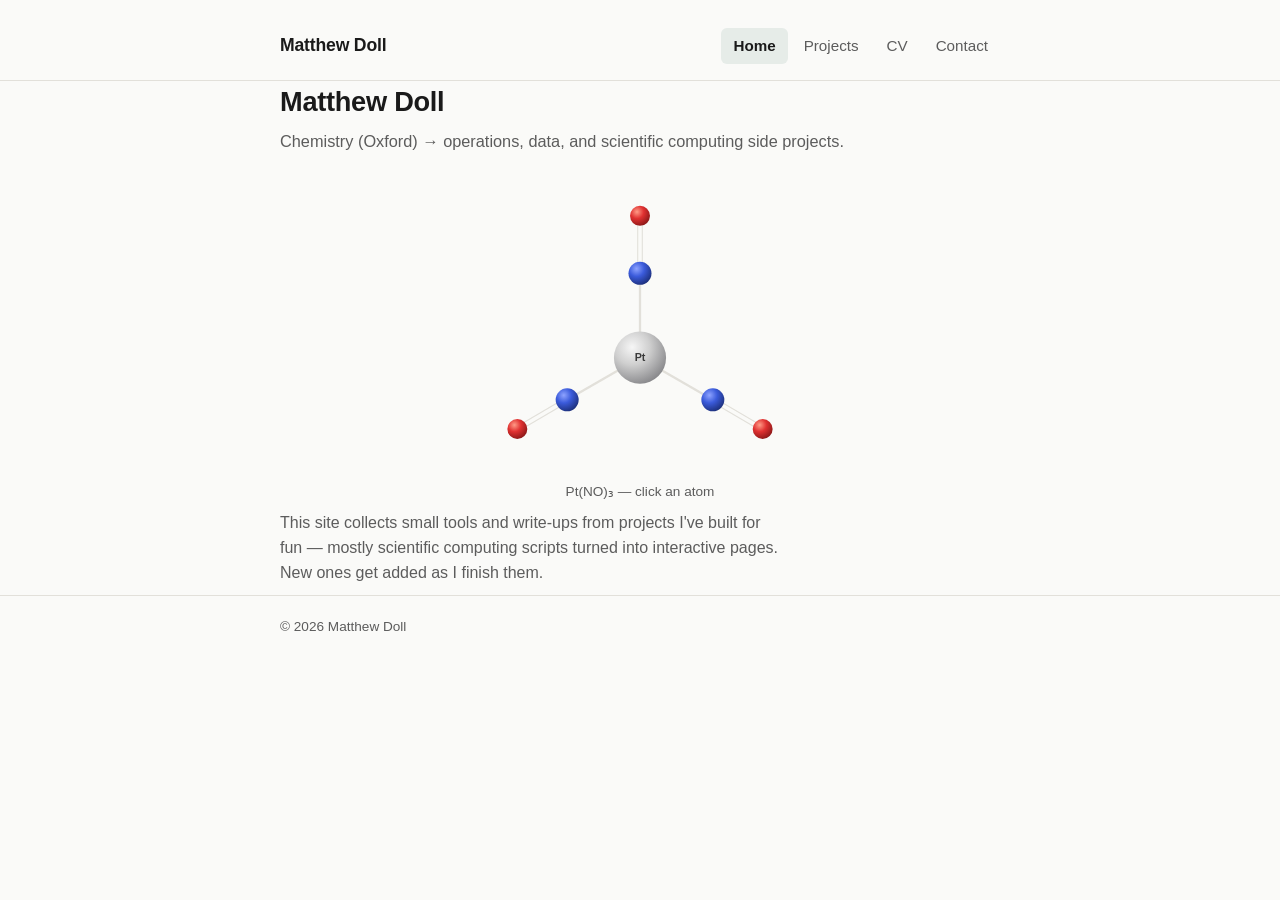
<file: index.html>
<!DOCTYPE html>
<html lang="en-GB">
<head>
<meta charset="UTF-8">
<meta name="viewport" content="width=device-width, initial-scale=1.0">
<title>Matthew Doll</title>
<meta name="description" content="Matthew Doll — scientific computing projects, CV, and side projects.">
<link rel="stylesheet" href="style.css">
</head>
<body>

<header class="site">
  <div class="wrap">
    <a class="site-name" href="index.html">Matthew Doll</a>
    <nav class="tabs">
      <a href="index.html" aria-current="page">Home</a>
      <a href="projects.html">Projects</a>
      <a href="cv.html">CV</a>
      <a href="contact.html">Contact</a>
    </nav>
  </div>
</header>

<main class="wrap">
  <h1>Matthew Doll</h1>
  <p class="tagline">Chemistry (Oxford) → operations, data, and scientific computing side projects.</p>

  <div class="molecule-hero">
    <svg viewBox="0 50 600 400" role="img" aria-label="Pt(NO)3 molecule, used as navigation — click an atom to go to CV, Projects, or Contact">
      <defs>
        <radialGradient id="ptGrad" cx="35%" cy="30%" r="75%">
          <stop offset="0%" stop-color="#f6f6f6"/>
          <stop offset="45%" stop-color="#cfcfcf"/>
          <stop offset="100%" stop-color="#87878a"/>
        </radialGradient>
        <radialGradient id="nGrad" cx="35%" cy="30%" r="75%">
          <stop offset="0%" stop-color="#8ea3ff"/>
          <stop offset="45%" stop-color="#3b5bdb"/>
          <stop offset="100%" stop-color="#1c2f7a"/>
        </radialGradient>
        <radialGradient id="oGrad" cx="35%" cy="30%" r="75%">
          <stop offset="0%" stop-color="#ff9a86"/>
          <stop offset="45%" stop-color="#e03131"/>
          <stop offset="100%" stop-color="#8a1717"/>
        </radialGradient>
      </defs>

      <!-- Pt–N bonds (single) -->
      <line class="bond" x1="300" y1="300" x2="300" y2="190"/>
      <line class="bond" x1="300" y1="300" x2="395" y2="355"/>
      <line class="bond" x1="300" y1="300" x2="205" y2="355"/>

      <!-- N–O bonds (drawn as double lines) -->
      <line class="bond-inner" x1="297" y1="178" x2="297" y2="127"/>
      <line class="bond-inner" x1="303" y1="178" x2="303" y2="127"/>
      <line class="bond-inner" x1="393.5" y1="357.6" x2="458.5" y2="395.6"/>
      <line class="bond-inner" x1="396.5" y1="352.4" x2="461.5" y2="390.4"/>
      <line class="bond-inner" x1="203.5" y1="352.4" x2="138.5" y2="390.4"/>
      <line class="bond-inner" x1="206.5" y1="357.6" x2="141.5" y2="395.6"/>

      <!-- Pt centre — home, not a link -->
      <circle class="atom" cx="300" cy="300" r="34" fill="url(#ptGrad)"/>
      <text x="300" y="305" text-anchor="middle" font-family="var(--sans)" font-size="14" font-weight="700" fill="#3a3a3a">Pt</text>

      <!-- Branch: CV (top) -->
      <a href="cv.html" class="vt-cv" aria-label="Go to CV">
        <title>CV</title>
        <circle class="atom" cx="300" cy="190" r="15" fill="url(#nGrad)"/>
        <circle class="atom atom-o" cx="300" cy="115" r="13" fill="url(#oGrad)"/>
        <text class="label" x="300" y="88" text-anchor="middle">CV</text>
      </a>

      <!-- Branch: Projects (lower right) -->
      <a href="projects.html" class="vt-projects" aria-label="Go to Projects">
        <title>Projects</title>
        <circle class="atom" cx="395" cy="355" r="15" fill="url(#nGrad)"/>
        <circle class="atom atom-o" cx="460" cy="393" r="13" fill="url(#oGrad)"/>
        <text class="label" x="478" y="398" text-anchor="start">Projects</text>
      </a>

      <!-- Branch: Contact (lower left) -->
      <a href="contact.html" class="vt-contact" aria-label="Go to Contact">
        <title>Contact</title>
        <circle class="atom" cx="205" cy="355" r="15" fill="url(#nGrad)"/>
        <circle class="atom atom-o" cx="140" cy="393" r="13" fill="url(#oGrad)"/>
        <text class="label" x="122" y="398" text-anchor="end">Contact</text>
      </a>
    </svg>
  </div>
  <p class="molecule-caption">Pt(NO)&#8323; — click an atom</p>

  <p class="lede">
    This site collects small tools and write-ups from projects I've built for fun —
    mostly scientific computing scripts turned into interactive pages. New ones get
    added as I finish them.
  </p>
</main>

<footer class="site">
  <div class="wrap">&copy; <span id="year"></span> Matthew Doll</div>
</footer>

<script>document.getElementById('year').textContent = new Date().getFullYear();</script>
</body>
</html>
</file>
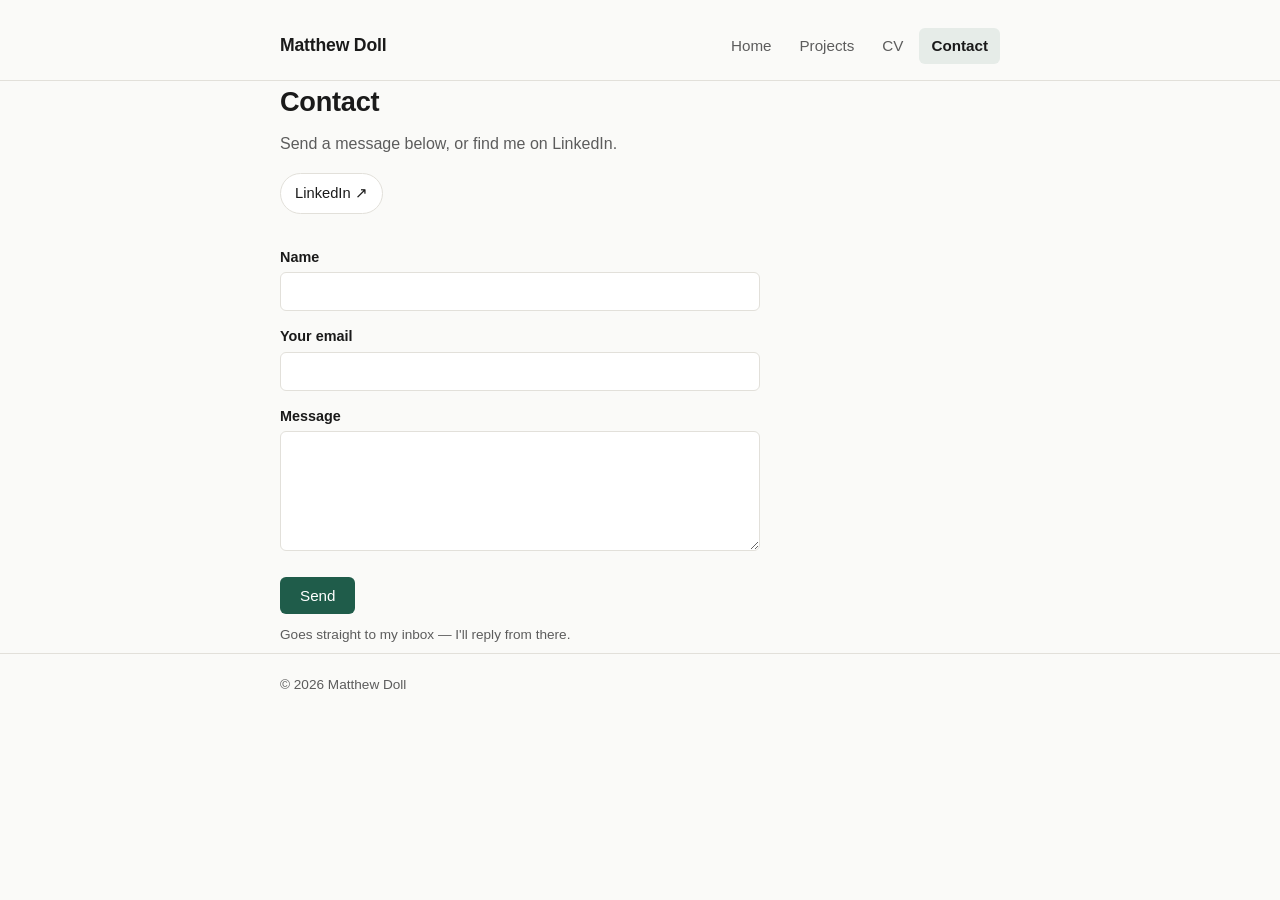
<file: contact.html>
<!DOCTYPE html>
<html lang="en-GB">
<head>
<meta charset="UTF-8">
<meta name="viewport" content="width=device-width, initial-scale=1.0">
<title>Contact — Matthew Doll</title>
<meta name="description" content="Get in touch with Matthew Doll.">
<link rel="stylesheet" href="style.css">
</head>
<body>

<header class="site">
  <div class="wrap">
    <a class="site-name" href="index.html">Matthew Doll</a>
    <nav class="tabs">
      <a href="index.html">Home</a>
      <a href="projects.html">Projects</a>
      <a href="cv.html">CV</a>
      <a href="contact.html" aria-current="page">Contact</a>
    </nav>
  </div>
</header>

<main class="wrap">
  <h1 class="vt-contact">Contact</h1>
  <p class="lede">Send a message below, or find me on LinkedIn.</p>

  <div class="contact-links">
    <a href="https://www.linkedin.com/in/matthew-r-doll" target="_blank" rel="noopener">LinkedIn ↗</a>
  </div>

  <!--
    Contact form — posts to Formspree, so no email address ever appears in this
    page's source (nothing for an address-harvesting bot to pick up).

    Setup (2 minutes, free):
    1. Go to https://formspree.io and sign up with mattdollr@gmail.com
    2. Create a new form — Formspree gives you an endpoint like
       https://formspree.io/f/abcdwxyz
    3. Replace YOUR_FORM_ID below with that ID.
    4. Submissions land in your inbox; no backend needed.
  -->
  <form class="contact" action="https://formspree.io/f/YOUR_FORM_ID" method="POST">
    <label for="name">Name</label>
    <input type="text" id="name" name="name" required>

    <label for="email">Your email</label>
    <input type="email" id="email" name="_replyto" required>

    <label for="message">Message</label>
    <textarea id="message" name="message" required></textarea>

    <input type="text" name="_gotcha" style="display:none" tabindex="-1" autocomplete="off">

    <button type="submit">Send</button>
    <p class="form-note">Goes straight to my inbox — I'll reply from there.</p>
  </form>
</main>

<footer class="site">
  <div class="wrap">&copy; <span id="year"></span> Matthew Doll</div>
</footer>

<script>document.getElementById('year').textContent = new Date().getFullYear();</script>
</body>
</html>
</file>
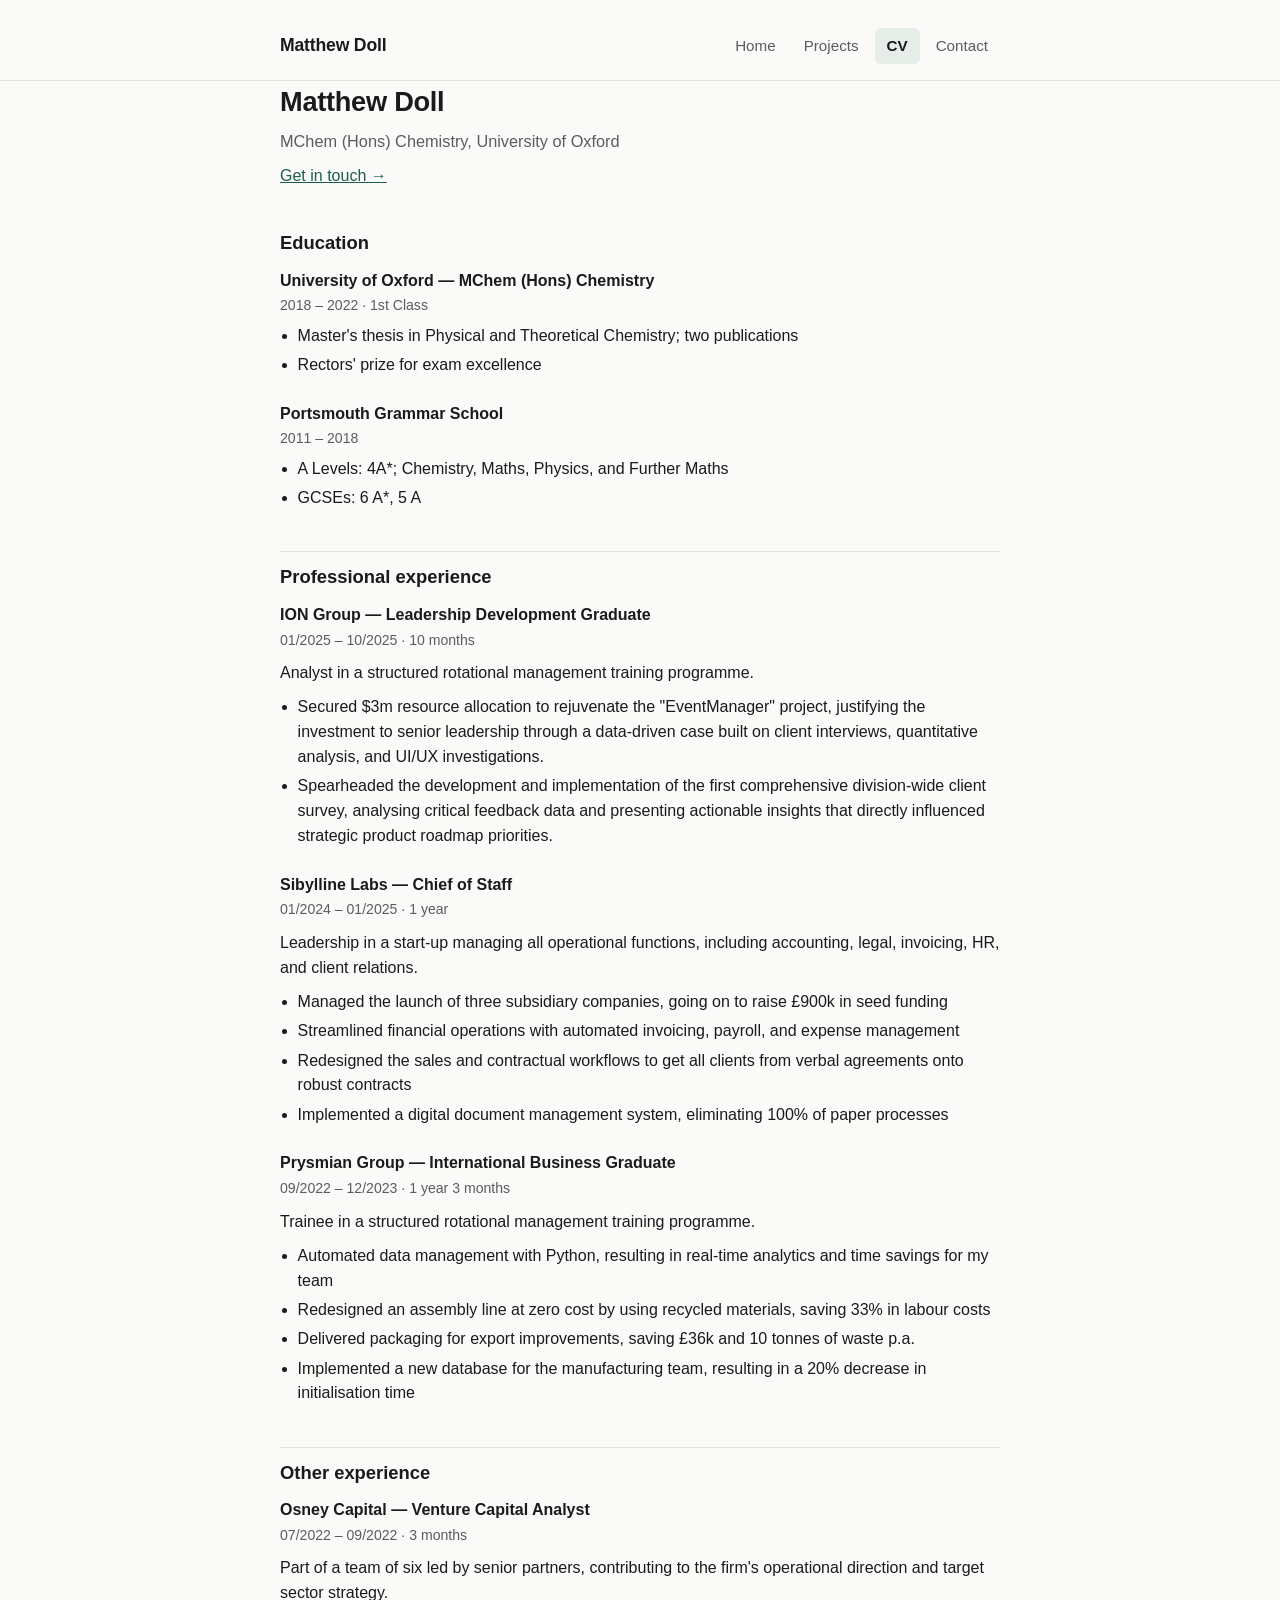
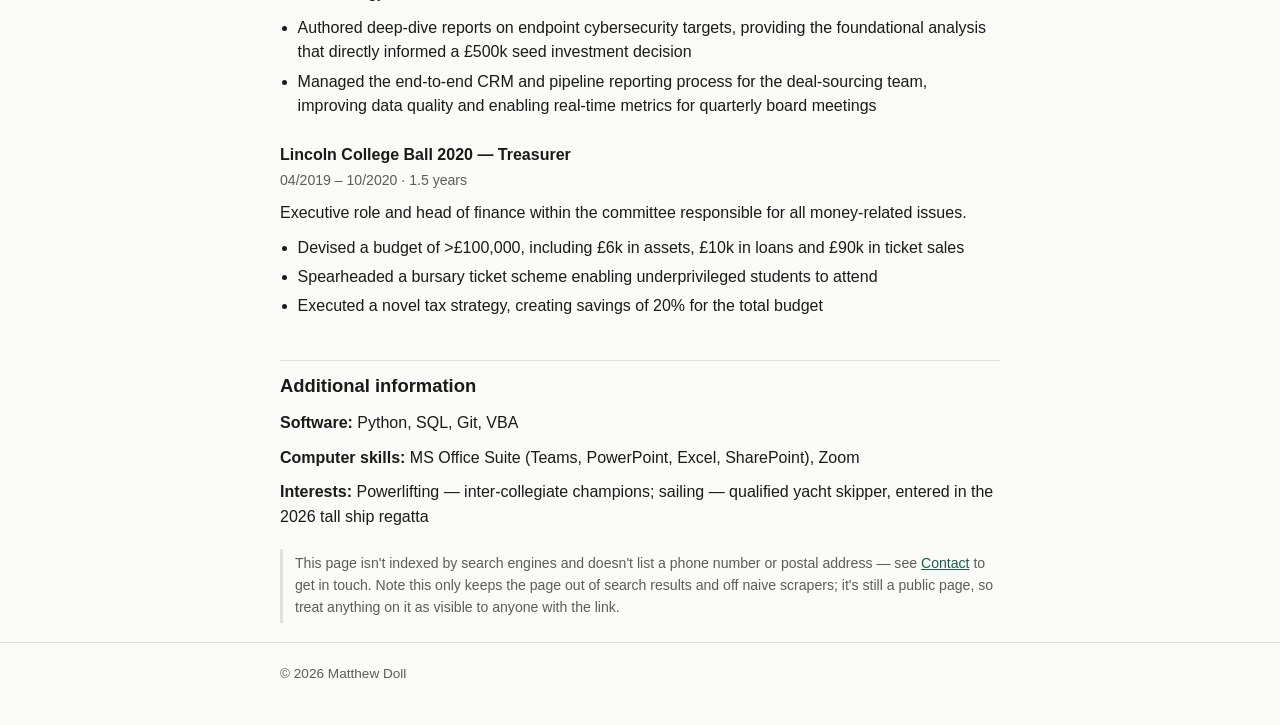
<file: cv.html>
<!DOCTYPE html>
<html lang="en-GB">
<head>
<meta charset="UTF-8">
<meta name="viewport" content="width=device-width, initial-scale=1.0">
<title>CV — Matthew Doll</title>
<meta name="description" content="CV — Matthew Doll">
<meta name="robots" content="noindex, nofollow">
<link rel="stylesheet" href="style.css">
</head>
<body>

<header class="site">
  <div class="wrap">
    <a class="site-name" href="index.html">Matthew Doll</a>
    <nav class="tabs">
      <a href="index.html">Home</a>
      <a href="projects.html">Projects</a>
      <a href="cv.html" aria-current="page">CV</a>
      <a href="contact.html">Contact</a>
    </nav>
  </div>
</header>

<main class="wrap">
  <h1 class="vt-cv">Matthew Doll</h1>
  <p class="tagline">MChem (Hons) Chemistry, University of Oxford</p>
  <p class="lede"><a href="contact.html">Get in touch →</a></p>

  <h2>Education</h2>
  <div class="entry">
    <div class="role">University of Oxford — MChem (Hons) Chemistry</div>
    <div class="role-meta">2018 – 2022 · 1st Class</div>
    <ul class="plain">
      <li>Master's thesis in Physical and Theoretical Chemistry; two publications</li>
      <li>Rectors' prize for exam excellence</li>
    </ul>
  </div>
  <div class="entry">
    <div class="role">Portsmouth Grammar School</div>
    <div class="role-meta">2011 – 2018</div>
    <ul class="plain">
      <li>A Levels: 4A*; Chemistry, Maths, Physics, and Further Maths</li>
      <li>GCSEs: 6 A*, 5 A</li>
    </ul>
  </div>

  <h2>Professional experience</h2>
  <div class="entry">
    <div class="role">ION Group — Leadership Development Graduate</div>
    <div class="role-meta">01/2025 – 10/2025 · 10 months</div>
    <p>Analyst in a structured rotational management training programme.</p>
    <ul class="plain">
      <li>Secured $3m resource allocation to rejuvenate the "EventManager" project, justifying the investment to senior leadership through a data-driven case built on client interviews, quantitative analysis, and UI/UX investigations.</li>
      <li>Spearheaded the development and implementation of the first comprehensive division-wide client survey, analysing critical feedback data and presenting actionable insights that directly influenced strategic product roadmap priorities.</li>
    </ul>
  </div>
  <div class="entry">
    <div class="role">Sibylline Labs — Chief of Staff</div>
    <div class="role-meta">01/2024 – 01/2025 · 1 year</div>
    <p>Leadership in a start-up managing all operational functions, including accounting, legal, invoicing, HR, and client relations.</p>
    <ul class="plain">
      <li>Managed the launch of three subsidiary companies, going on to raise £900k in seed funding</li>
      <li>Streamlined financial operations with automated invoicing, payroll, and expense management</li>
      <li>Redesigned the sales and contractual workflows to get all clients from verbal agreements onto robust contracts</li>
      <li>Implemented a digital document management system, eliminating 100% of paper processes</li>
    </ul>
  </div>
  <div class="entry">
    <div class="role">Prysmian Group — International Business Graduate</div>
    <div class="role-meta">09/2022 – 12/2023 · 1 year 3 months</div>
    <p>Trainee in a structured rotational management training programme.</p>
    <ul class="plain">
      <li>Automated data management with Python, resulting in real-time analytics and time savings for my team</li>
      <li>Redesigned an assembly line at zero cost by using recycled materials, saving 33% in labour costs</li>
      <li>Delivered packaging for export improvements, saving £36k and 10 tonnes of waste p.a.</li>
      <li>Implemented a new database for the manufacturing team, resulting in a 20% decrease in initialisation time</li>
    </ul>
  </div>

  <h2>Other experience</h2>
  <div class="entry">
    <div class="role">Osney Capital — Venture Capital Analyst</div>
    <div class="role-meta">07/2022 – 09/2022 · 3 months</div>
    <p>Part of a team of six led by senior partners, contributing to the firm's operational direction and target sector strategy.</p>
    <ul class="plain">
      <li>Authored deep-dive reports on endpoint cybersecurity targets, providing the foundational analysis that directly informed a £500k seed investment decision</li>
      <li>Managed the end-to-end CRM and pipeline reporting process for the deal-sourcing team, improving data quality and enabling real-time metrics for quarterly board meetings</li>
    </ul>
  </div>
  <div class="entry">
    <div class="role">Lincoln College Ball 2020 — Treasurer</div>
    <div class="role-meta">04/2019 – 10/2020 · 1.5 years</div>
    <p>Executive role and head of finance within the committee responsible for all money-related issues.</p>
    <ul class="plain">
      <li>Devised a budget of &gt;£100,000, including £6k in assets, £10k in loans and £90k in ticket sales</li>
      <li>Spearheaded a bursary ticket scheme enabling underprivileged students to attend</li>
      <li>Executed a novel tax strategy, creating savings of 20% for the total budget</li>
    </ul>
  </div>

  <h2>Additional information</h2>
  <p><strong>Software:</strong> Python, SQL, Git, VBA</p>
  <p><strong>Computer skills:</strong> MS Office Suite (Teams, PowerPoint, Excel, SharePoint), Zoom</p>
  <p><strong>Interests:</strong> Powerlifting — inter-collegiate champions; sailing — qualified yacht skipper, entered in the 2026 tall ship regatta</p>

  <p class="cv-note">
    This page isn't indexed by search engines and doesn't list a phone number or postal
    address — see <a href="contact.html">Contact</a> to get in touch. Note this only keeps
    the page out of search results and off naive scrapers; it's still a public page, so
    treat anything on it as visible to anyone with the link.
  </p>
</main>

<footer class="site">
  <div class="wrap">&copy; <span id="year"></span> Matthew Doll</div>
</footer>

<script>document.getElementById('year').textContent = new Date().getFullYear();</script>
</body>
</html>
</file>
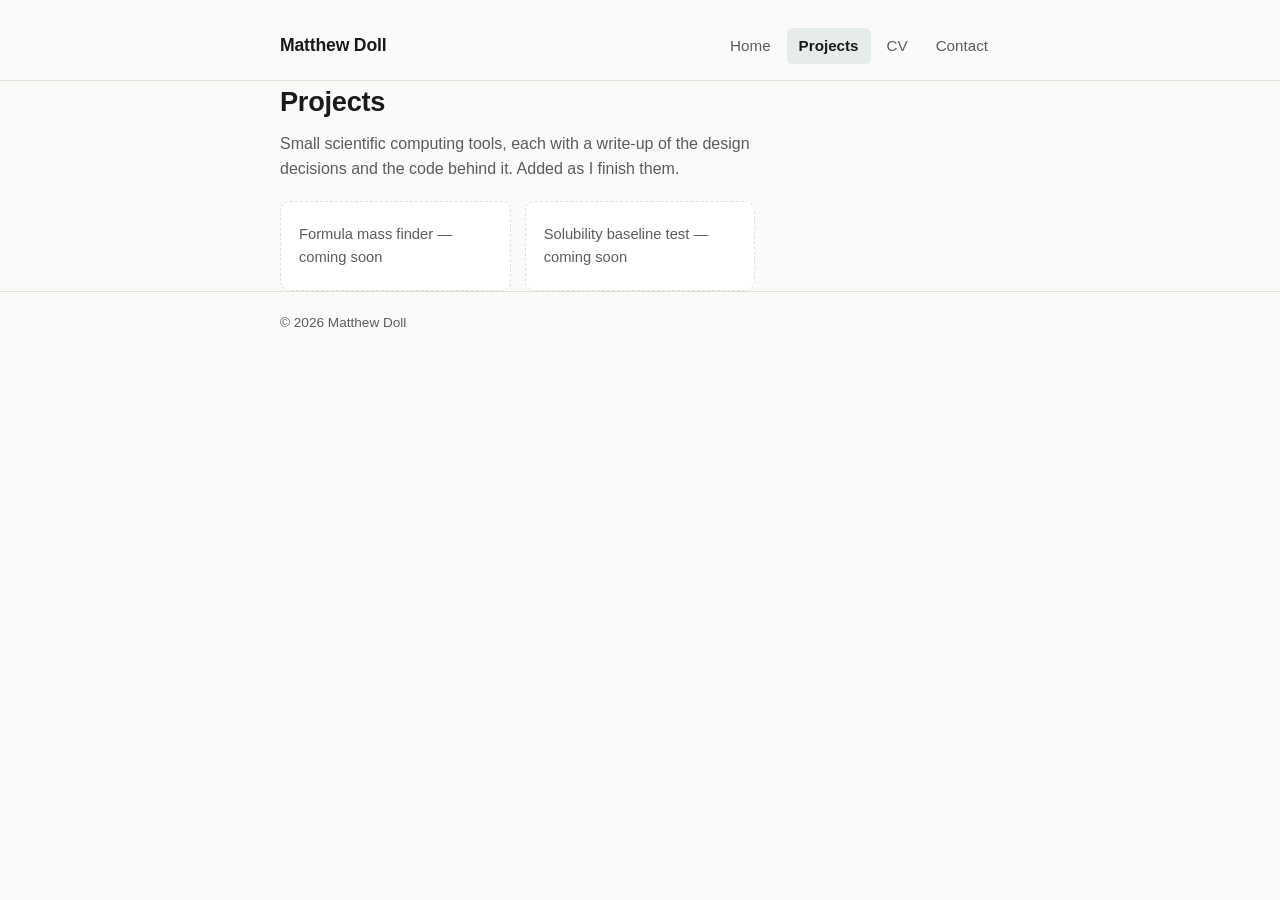
<file: projects.html>
<!DOCTYPE html>
<html lang="en-GB">
<head>
<meta charset="UTF-8">
<meta name="viewport" content="width=device-width, initial-scale=1.0">
<title>Projects — Matthew Doll</title>
<meta name="description" content="Scientific computing projects and interactive tools by Matthew Doll.">
<link rel="stylesheet" href="style.css">
</head>
<body>

<header class="site">
  <div class="wrap">
    <a class="site-name" href="index.html">Matthew Doll</a>
    <nav class="tabs">
      <a href="index.html">Home</a>
      <a href="projects.html" aria-current="page">Projects</a>
      <a href="cv.html">CV</a>
      <a href="contact.html">Contact</a>
    </nav>
  </div>
</header>

<main class="wrap">
  <h1 class="vt-projects">Projects</h1>
  <p class="lede">
    Small scientific computing tools, each with a write-up of the design decisions
    and the code behind it. Added as I finish them.
  </p>

  <div class="card-grid">
    <div class="card placeholder">Formula mass finder — coming soon</div>
    <div class="card placeholder">Solubility baseline test — coming soon</div>
  </div>

  <!--
    TEMPLATE — copy this block for each finished project, replace the placeholder
    div above with one of these, and link "href" to a new project page.

    <a class="card" href="projects/formula-mass-finder.html" style="text-decoration:none; display:block;">
      <h3>Formula mass finder</h3>
      <p>Type a chemical formula, get the molar mass and elemental breakdown.</p>
    </a>
  -->
</main>

<footer class="site">
  <div class="wrap">&copy; <span id="year"></span> Matthew Doll</div>
</footer>

<script>document.getElementById('year').textContent = new Date().getFullYear();</script>
</body>
</html>
</file>
<file: style.css>
:root {
  --bg: #fafaf8;
  --text: #1a1a1a;
  --muted: #5c5c5c;
  --accent: #1f5c4a;
  --border: #e2e0da;
  --mono: "SF Mono", "IBM Plex Mono", Menlo, Consolas, monospace;
  --sans: -apple-system, BlinkMacSystemFont, "Segoe UI", Helvetica, Arial, sans-serif;
  --max-width: 760px;
}

* { box-sizing: border-box; }

html { -webkit-text-size-adjust: 100%; }

body {
  margin: 0;
  background: var(--bg);
  color: var(--text);
  font-family: var(--sans);
  line-height: 1.55;
}

.wrap {
  max-width: var(--max-width);
  margin: 0 auto;
  padding: 0 20px;
}

header.site {
  border-bottom: 1px solid var(--border);
  padding: 28px 0 0;
}

header.site .wrap {
  display: flex;
  flex-wrap: wrap;
  align-items: baseline;
  justify-content: space-between;
  gap: 12px 24px;
  padding-bottom: 16px;
}

.site-name {
  font-size: 1.1rem;
  font-weight: 600;
  text-decoration: none;
  color: var(--text);
  letter-spacing: -0.01em;
}

nav.tabs {
  display: flex;
  gap: 4px;
  flex-wrap: wrap;
}

nav.tabs a {
  text-decoration: none;
  color: var(--muted);
  font-size: 0.95rem;
  padding: 6px 12px;
  border-radius: 6px;
}

nav.tabs a:hover {
  color: var(--text);
  background: rgba(0,0,0,0.04);
}

nav.tabs a[aria-current="page"] {
  color: var(--text);
  font-weight: 600;
  background: rgba(31,92,74,0.09);
}

main {
  padding: 40px 0 80px;
}

h1 {
  font-size: 1.7rem;
  margin: 0 0 6px;
  letter-spacing: -0.01em;
}

h2 {
  font-size: 1.15rem;
  margin: 2.2em 0 0.6em;
  padding-top: 0.6em;
  border-top: 1px solid var(--border);
}

h2:first-of-type { border-top: none; padding-top: 0; }

p { margin: 0.6em 0; }

.tagline {
  color: var(--muted);
  font-size: 1.02rem;
  margin-top: 0;
}

.lede {
  color: var(--muted);
  max-width: 56ch;
}

a { color: var(--accent); }

code, pre {
  font-family: var(--mono);
  font-size: 0.88em;
}

pre {
  background: #f1efe9;
  border: 1px solid var(--border);
  border-radius: 8px;
  padding: 14px 16px;
  overflow-x: auto;
}

.role {
  font-weight: 600;
  margin-bottom: 2px;
}

.role-meta {
  color: var(--muted);
  font-size: 0.88rem;
  margin-bottom: 6px;
}

ul.plain {
  padding-left: 1.1em;
  margin: 0.4em 0 1.1em;
}

ul.plain li { margin: 0.28em 0; }

.entry { margin-bottom: 1.5em; }

.card-grid {
  display: grid;
  grid-template-columns: repeat(auto-fill, minmax(220px, 1fr));
  gap: 14px;
  margin-top: 1.2em;
}

.card {
  border: 1px solid var(--border);
  border-radius: 10px;
  padding: 16px 18px;
  background: #fff;
}

.card h3 {
  margin: 0 0 6px;
  font-size: 1rem;
}

.card p {
  color: var(--muted);
  font-size: 0.92rem;
  margin: 0;
}

.card.placeholder {
  border-style: dashed;
  color: var(--muted);
  display: flex;
  align-items: center;
  justify-content: center;
  min-height: 90px;
  font-size: 0.92rem;
}

form.contact {
  margin-top: 1em;
  max-width: 480px;
}

form.contact label {
  display: block;
  font-size: 0.9rem;
  font-weight: 600;
  margin: 14px 0 4px;
}

form.contact input,
form.contact textarea {
  width: 100%;
  padding: 10px 12px;
  border: 1px solid var(--border);
  border-radius: 6px;
  font-family: var(--sans);
  font-size: 0.95rem;
  background: #fff;
}

form.contact textarea { min-height: 120px; resize: vertical; }

form.contact button {
  margin-top: 18px;
  background: var(--accent);
  color: #fff;
  border: none;
  border-radius: 6px;
  padding: 10px 20px;
  font-size: 0.95rem;
  cursor: pointer;
}

form.contact button:hover { opacity: 0.92; }

.form-note {
  font-size: 0.85rem;
  color: var(--muted);
  margin-top: 10px;
}

.contact-links {
  display: flex;
  gap: 10px;
  flex-wrap: wrap;
  margin: 1em 0 2em;
}

.contact-links a {
  display: inline-flex;
  align-items: center;
  gap: 6px;
  text-decoration: none;
  border: 1px solid var(--border);
  padding: 8px 14px;
  border-radius: 999px;
  color: var(--text);
  font-size: 0.92rem;
  background: #fff;
}

.contact-links a:hover { border-color: var(--accent); color: var(--accent); }

footer.site {
  border-top: 1px solid var(--border);
  padding: 20px 0 40px;
  color: var(--muted);
  font-size: 0.85rem;
}

.cv-note {
  font-size: 0.88rem;
  color: var(--muted);
  border-left: 3px solid var(--border);
  padding: 4px 0 4px 12px;
  margin: 1.4em 0;
}

/* ---------------------------------------------------------------- */
/* Molecule nav (home page) + cross-document view transitions        */
/* Route A: SVG + native View Transitions. Swappable later for a     */
/* real 3D renderer (Three.js / 3Dmol.js) without touching anything  */
/* else — the <a href> links and .vt-* names are the only contract.  */
/* ---------------------------------------------------------------- */

@view-transition {
  navigation: auto;
}

::view-transition-old(root),
::view-transition-new(root) {
  animation-duration: 0.45s;
}

.vt-cv { view-transition-name: atom-cv; }
.vt-projects { view-transition-name: atom-projects; }
.vt-contact { view-transition-name: atom-contact; }

::view-transition-new(atom-cv),
::view-transition-new(atom-projects),
::view-transition-new(atom-contact) {
  animation: atom-pop 0.5s cubic-bezier(0.2, 0.8, 0.2, 1);
}

@keyframes atom-pop {
  from { transform: scale(0.82); opacity: 0.5; }
  to { transform: scale(1); opacity: 1; }
}

.molecule-hero {
  margin: 12px 0 8px;
  display: flex;
  justify-content: center;
}

.molecule-hero svg {
  width: 100%;
  max-width: 460px;
  height: auto;
  overflow: visible;
}

.molecule-hero .bond {
  stroke: var(--border);
  stroke-width: 3;
}

.molecule-hero .bond-inner {
  stroke: var(--border);
  stroke-width: 1.4;
}

.molecule-hero .atom {
  transform-box: fill-box;
  transform-origin: center;
  transition: transform 0.2s ease, filter 0.2s ease;
}

.molecule-hero a {
  cursor: pointer;
}

.molecule-hero a:hover .atom,
.molecule-hero a:focus-visible .atom {
  transform: scale(1.14);
  filter: drop-shadow(0 0 10px rgba(31, 92, 74, 0.55));
}

.molecule-hero a:focus-visible {
  outline: none;
}

.molecule-hero a:focus-visible .atom-o {
  filter: drop-shadow(0 0 0 3px var(--accent)) drop-shadow(0 0 10px rgba(31, 92, 74, 0.55));
}

.molecule-hero .label {
  font-family: var(--sans);
  font-size: 15px;
  font-weight: 600;
  fill: var(--text);
  opacity: 0;
  transition: opacity 0.2s ease;
  pointer-events: none;
}

.molecule-hero a:hover .label,
.molecule-hero a:focus-visible .label {
  opacity: 1;
}

.molecule-caption {
  text-align: center;
  color: var(--muted);
  font-size: 0.85rem;
  margin-top: 4px;
}
</file>
